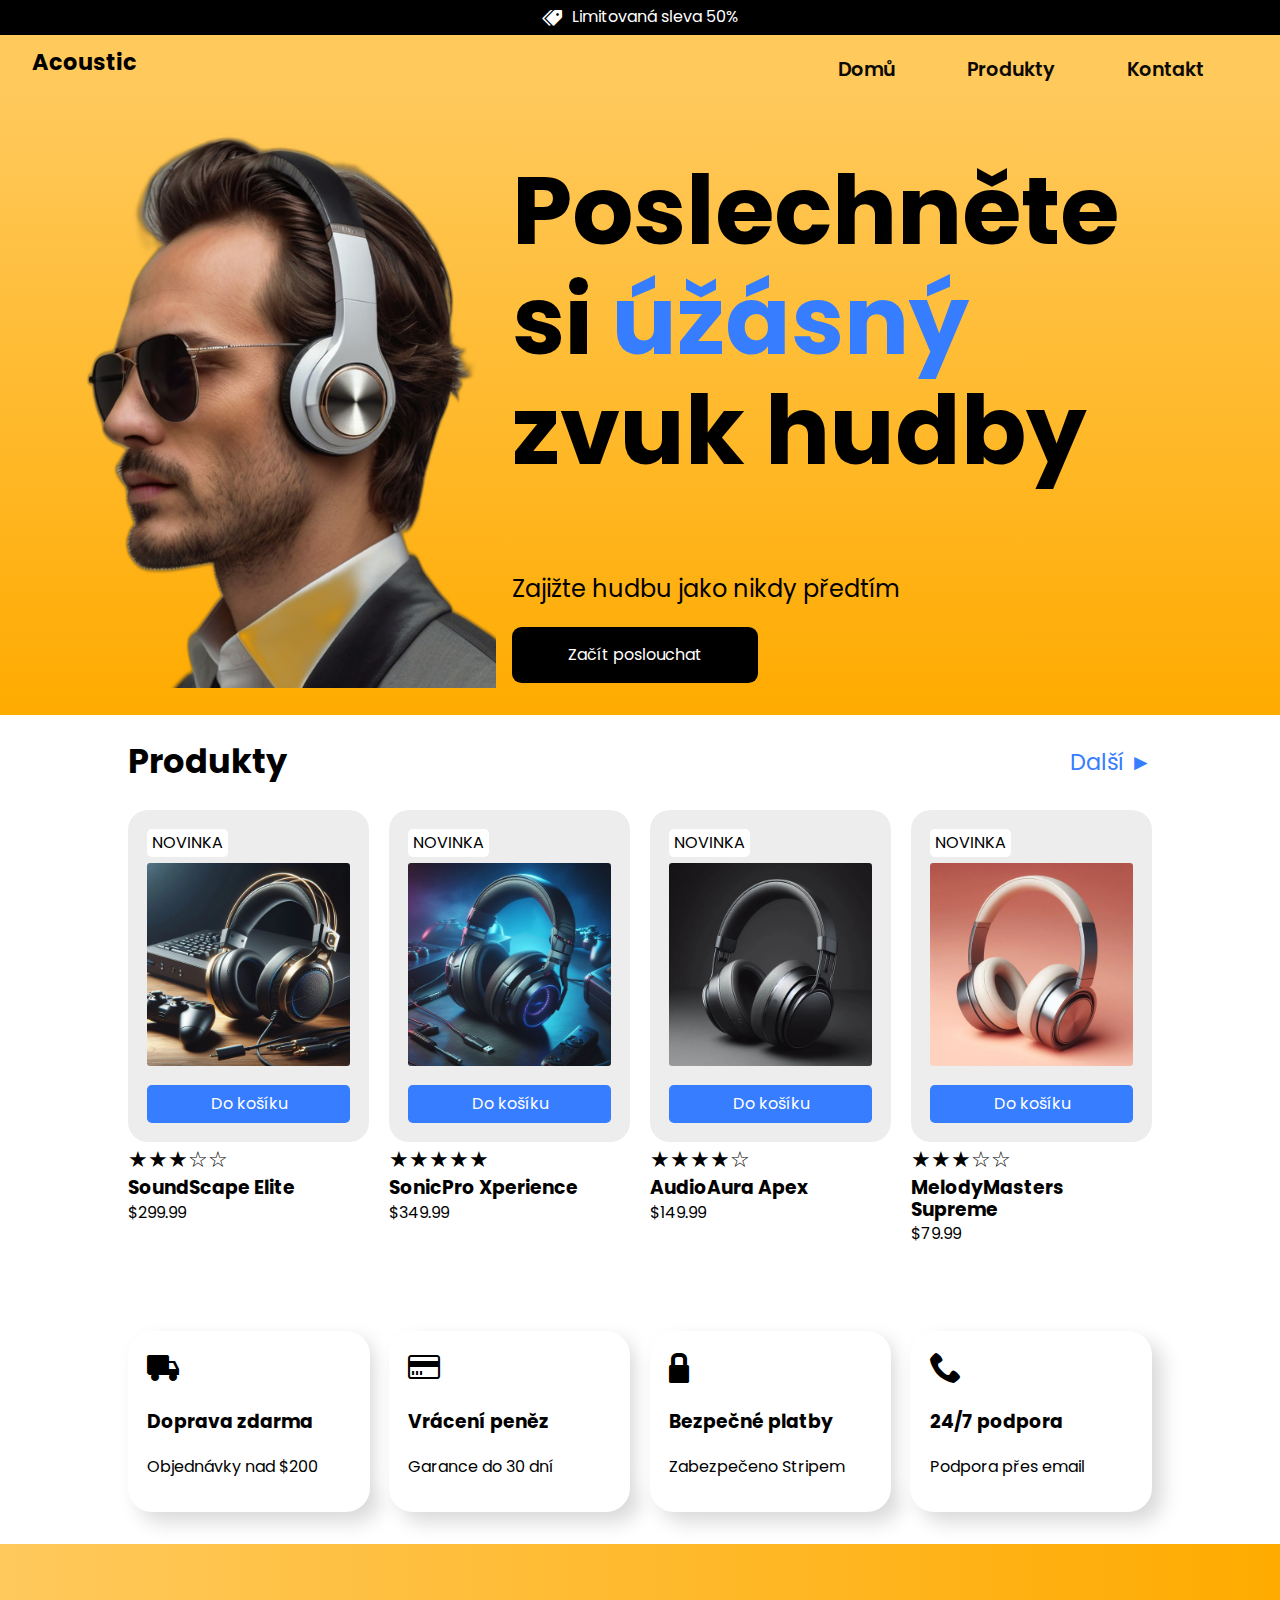
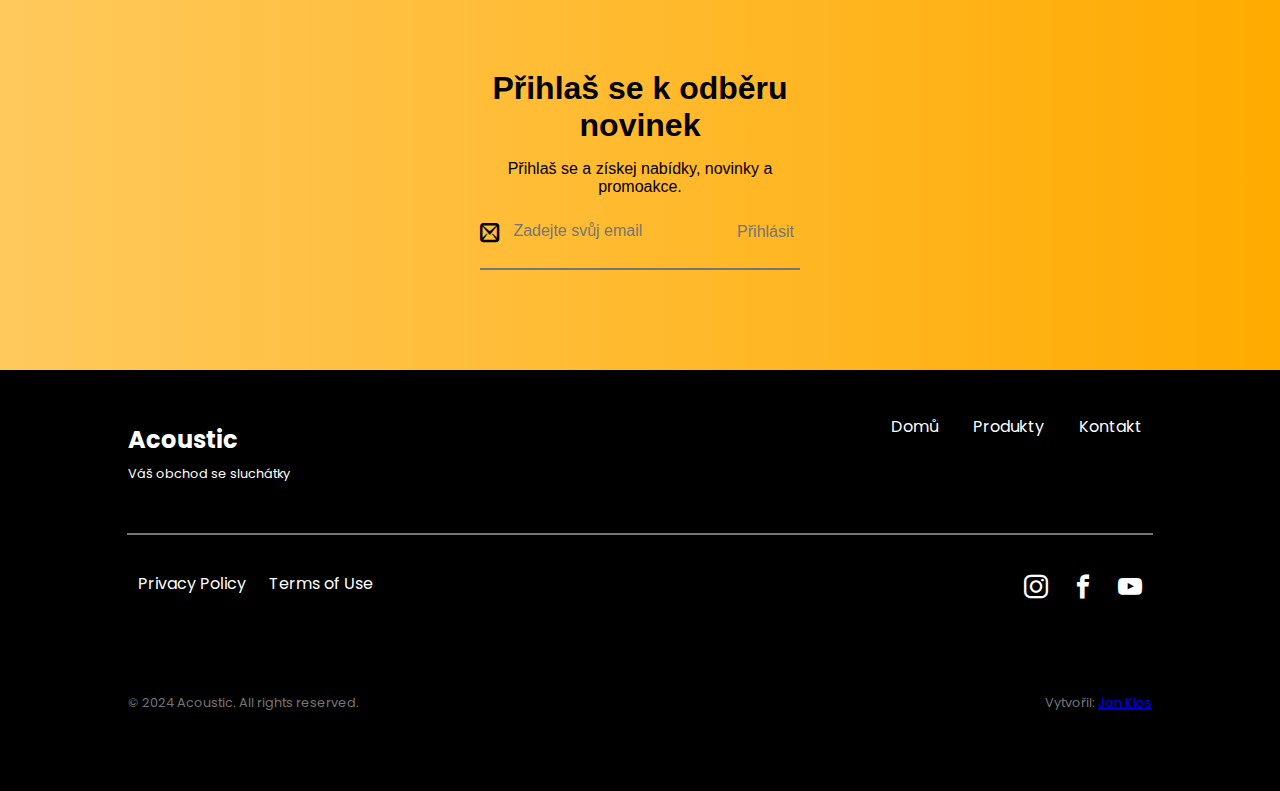
<file: index.html>
<!DOCTYPE html>
<html lang="cs">
<head>
    <meta charset="UTF-8">
    <meta name="viewport" content="width=device-width, initial-scale=1.0">
    <title>Acoustic | Hlavní Strana</title>
    <link rel="shortcut icon" href="assets/images/favicon.ico" type="image/x-icon">
    <link rel="stylesheet" href="assets/styles/normalize.css">
    <link rel="stylesheet" href="assets/styles/style.css">
</head>
<body>
    <header>
        <div class="discount-banner">
            <span class="icon-price-tags"></span>
            Limitovaná sleva 50%
        </div>
        <nav class="navbar">
            <div class="navbar__hamburger" onclick="toggleMenu()">
                <span></span>
                <span></span>
                <span></span>
            </div>
            <h1 class="title">Acoustic</h1>
            <menu id="menuItems" class="navbar__menu">
                <li><a href="index.html">Domů</a></li>
                <li><a href="products.html">Produkty</a></li>
                <li><a href="contact.html">Kontakt</a></li>
            </menu>
        </nav>
        <div class="header__content">
            <div class="header__content--right">
                <h1 class="header__title">Poslechněte si <span class="text--blue">úžásný</span> zvuk hudby</h1>
                <p class="header__text">Zajižte hudbu jako nikdy předtím</p>
                <a href="products.html" class="header__button">Začít poslouchat</a>
            </div>
            <img src="assets/images/header_man.png" alt="Muž s luxusními suchátky na hlavě" class="header__image">
        </div>
    </header>
    <main>
        <section class="products-section">
            <div class="products-section__title">
                <h2>Produkty</h2>
                <a href="products.html">Další ►</a>
            </div>
            <div class="products-section__products">
                <div class=" product product--bigger">
                    <div class="product__top">
                        <p class="product_attr">NOVINKA</p>
                        <img src="assets/images/HE1.webp" alt="SoundScape Elite černo-zlatá">
                        <a  href="" class="product__button">Do košíku</a>
                    </div>
                    <div class="product__text">
                        <div class="card__apprise card__apprise--3">

                        </div>
                        <h3>SoundScape Elite</h3>
                        <p>$299.99</p>
                    </div>
                </div>
                <div class="product product--bigger">
                    <div class="product__top">
                        <p class="product_attr">NOVINKA</p>
                        <img src="assets/images/HE2.webp" alt="SonicPro Xperience Černá">
                        <a  href="" class="product__button">Do košíku</a>
                    </div>
                    <div class="product__text">
                        <div class="card__apprise card__apprise--5">

                        </div>
                        <h3>SonicPro Xperience</h3>
                        <p>$349.99</p>
                    </div>
                </div>
                <div class="product product--bigger">
                    <div class="product__top">
                        <p class="product_attr">NOVINKA</p>
                        <img src="assets/images/HE3.webp" alt="AudioAura Apex Šedá">
                        <a  href="" class="product__button">Do košíku</a>
                    </div>
                    <div class="product__text">
                        <div class="card__apprise card__apprise--4">

                        </div>
                        <h3>AudioAura Apex</h3>
                        <p>$149.99</p>
                    </div>
                </div>
                <div class=" product product--bigger">
                    <div class="product__top">
                        <p class="product_attr">NOVINKA</p>
                        <img src="assets/images/HE4.webp" alt="MelodyMasters Supreme růžová">
                        <a  href="" class="product__button">Do košíku</a>
                    </div>
                    <div class="product__text">
                        <div class="card__apprise card__apprise--3">

                        </div>
                        <h3>MelodyMasters Supreme</h3>
                        <p>$79.99</p>
                    </div>
                </div>
            </div>
        </section>
        <section class="values-section">
            <div class="values-section__value">
                <span class="icon-truck"></span>
                <h3>Doprava zdarma</h3>
                <p>Objednávky nad $200</p>
            </div>
            <div class="values-section__value">
                <span class="icon-credit-card"></span>
                <h3>Vrácení peněz</h3>
                <p>Garance do 30 dní</p>
            </div>
            <div class="values-section__value">
                <span class="icon-lock"></span>
                <h3>Bezpečné platby</h3>
                <p>Zabezpečeno Stripem</p>
            </div>
            <div class="values-section__value">
                <span class="icon-phone"></span>
                <h3>24/7 podpora</h3>
                <p>Podpora přes email</p>
            </div>
        </section>
        <section class="email-section">
            <h2>Přihlaš se k odběru novinek</h2>
            <p class="email-section--small">Přihlaš se a získej nabídky, novinky a promoakce.</p>
            <form class="email-section__form--underline">
                <div class="email-section__form">
                    <span class="icon-mail2"></span>
                    <input type="email" id="email" name="email" placeholder="Zadejte svůj email" required>
                    <button type="submit" class="clean-button">Přihlásit</button>
                </div>
            </form>
        </section>        
    </main>
    <footer class="footer">
        <div class="footer__content">
            <div class="footer__top-row">
                <div class="footer__left">
                    <h3>Acoustic</h3>
                    <p class="footer-description">Váš obchod se sluchátky</p>
                </div>
                <div class="footer__right">
                    <nav class="footer__menu">
                        <ul>
                            <li><a href="index.html">Domů</a></li>
                            <li><a href="products.html">Produkty</a></li>
                            <li><a href="contact.html">Kontakt</a></li>
                        </ul>
                    </nav>
                </div>
            </div>
            <hr class="footer--divider2">
            <div class="footer__bottom-row">
                <div class="footer__left">
                    <div class="footer__legal-links">
                        <a href="#">Privacy Policy</a>
                        <a href="#">Terms of Use</a>
                    </div>
                </div>
                <div class="footer__right">
                    <div class="footer__social-icons">
                        <a href="https://www.instagram.com/" target="_blank"><i class="icon-instagram"></i></a>
                        <a href="https://www.facebook.com/" target="_blank"><i class="icon-facebook"></i></a>
                        <a href="https://www.youtube.com/" target="_blank"><i class="icon-youtube"></i></a>
                    </div>
                </div>
            </div>
        </div>
        <div class="footer__end">
            <p>&copy; 2024 Acoustic. All rights reserved.</p>
            <p>Vytvořil: <a href="https://github.com/johnytd7">Jan Klos</a></p>
        </div>
    </footer>
    <script src="assets/scripts/hamburger.js"></script>
</body>
</html>
</file>
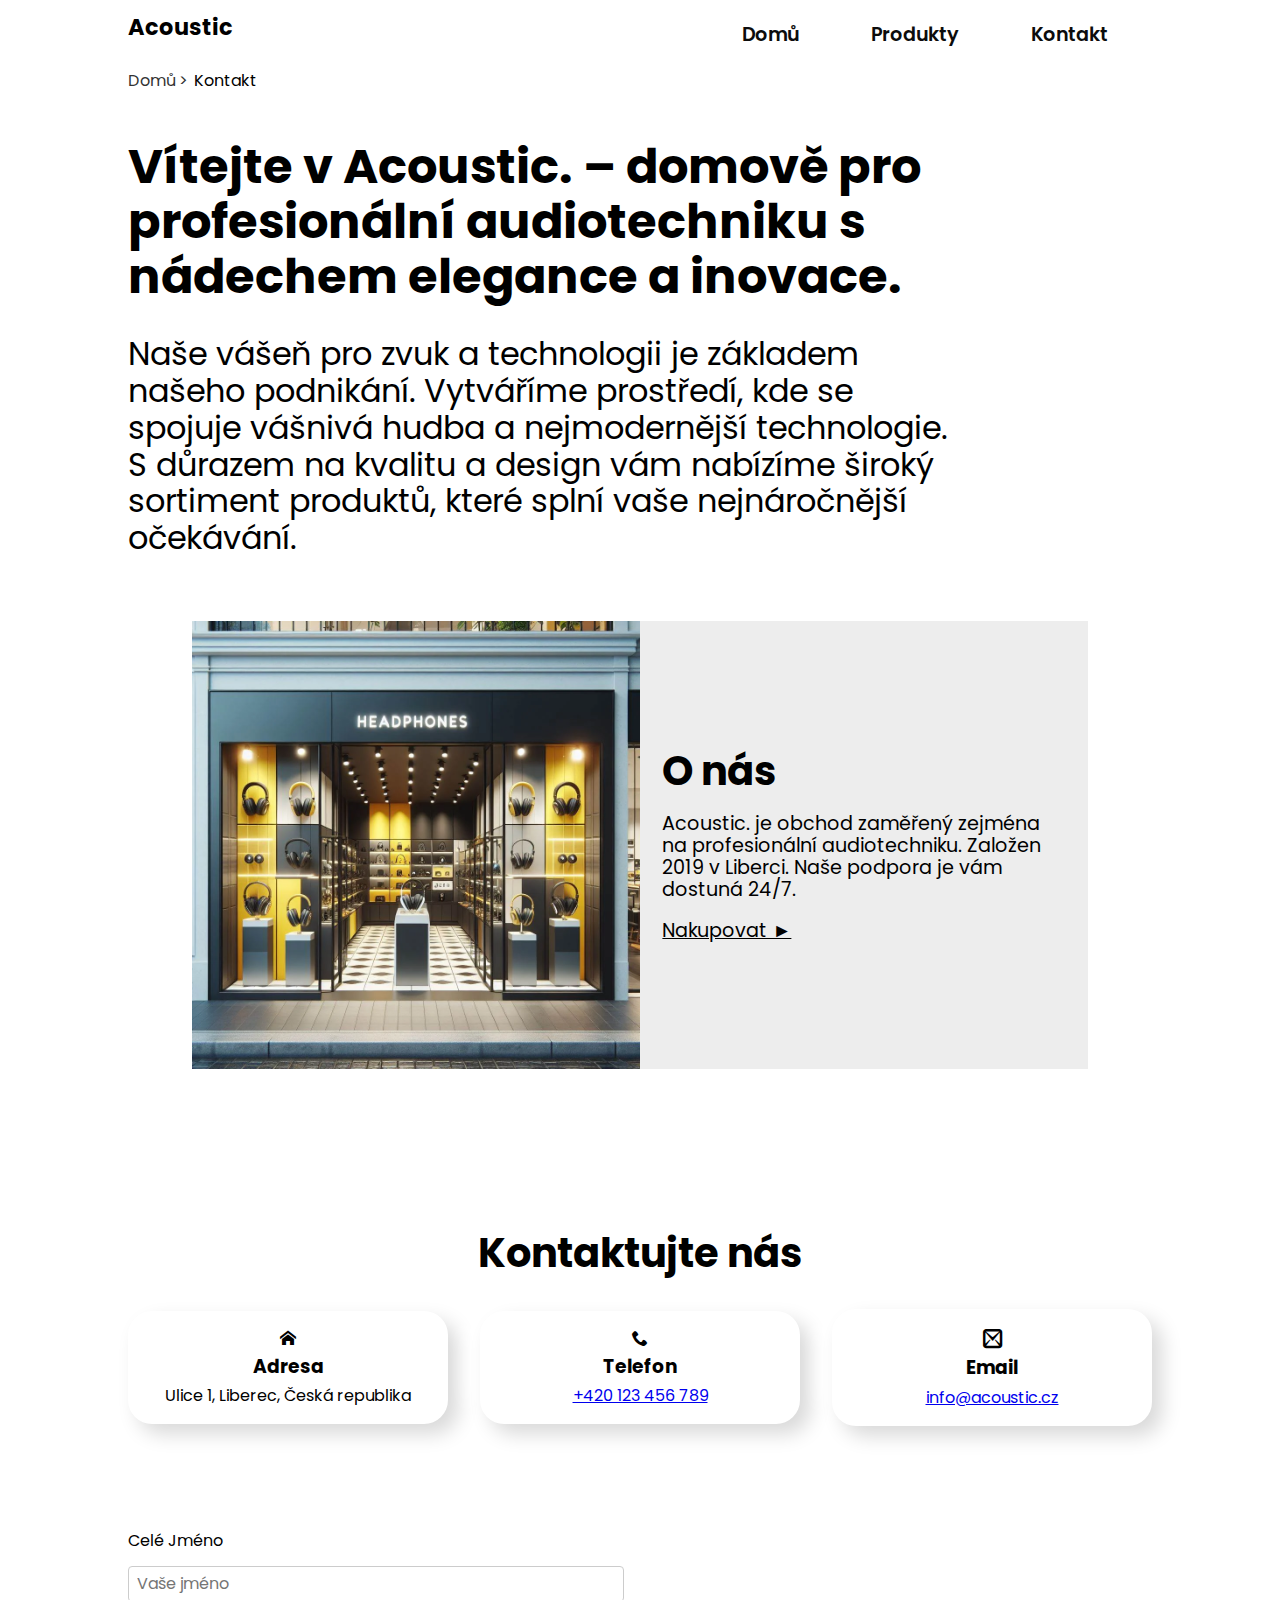
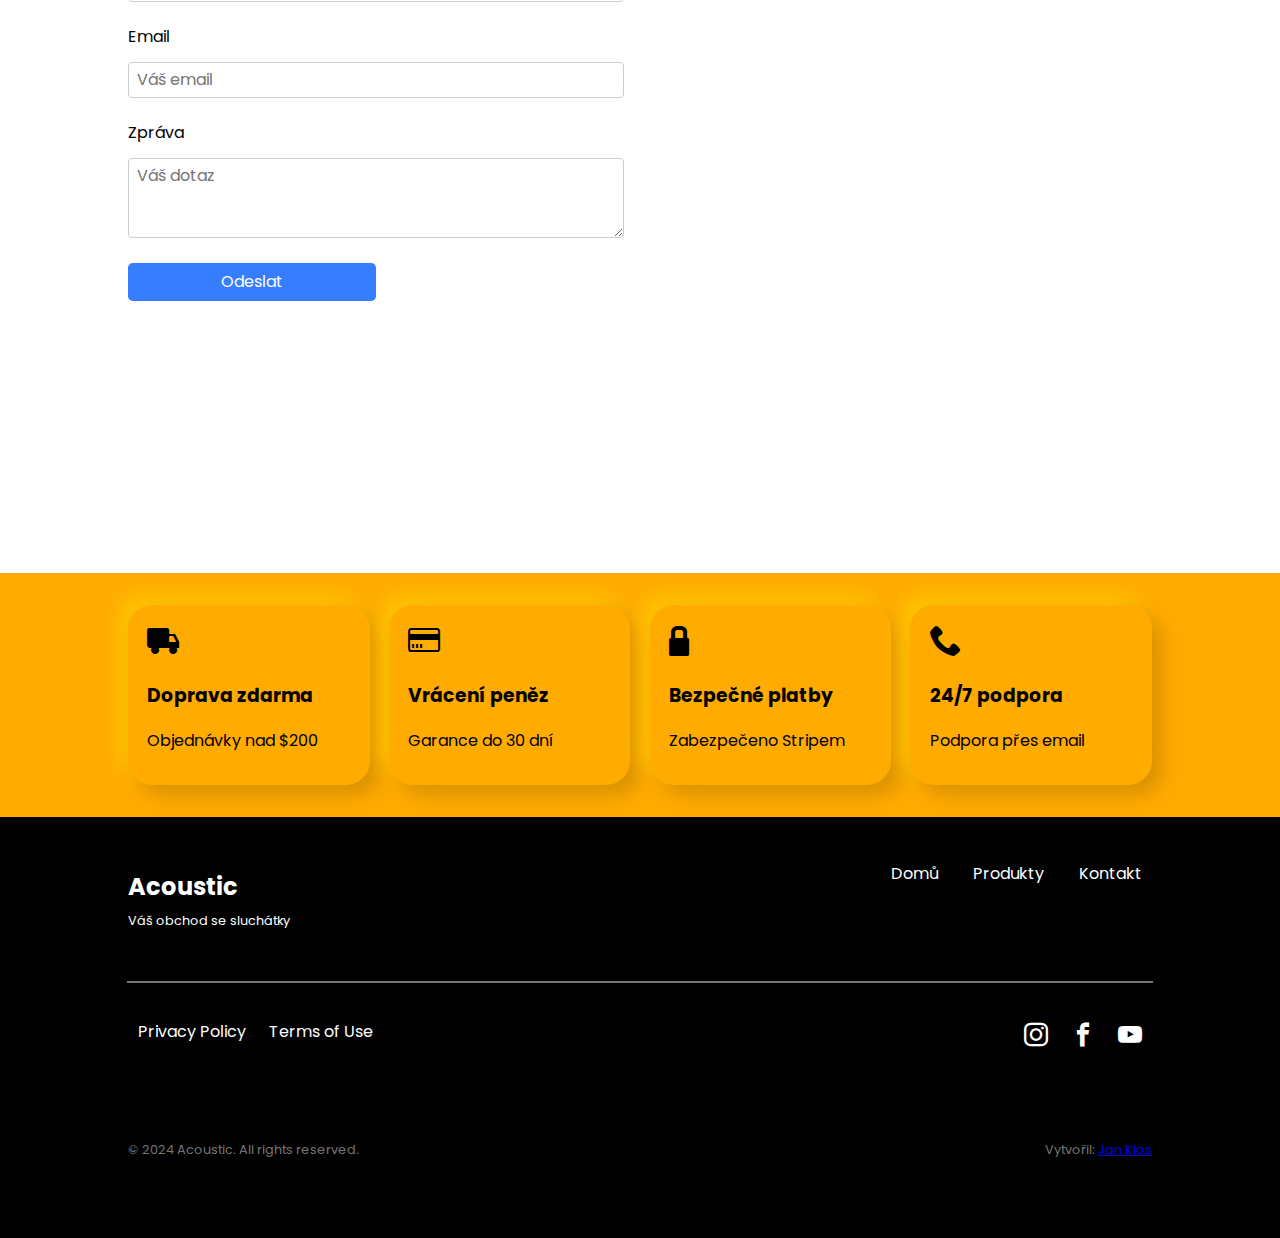
<file: contact.html>
<!DOCTYPE html>
<html lang="cs">
<head>
    <meta charset="UTF-8">
    <meta name="viewport" content="width=device-width, initial-scale=1.0">
    <title>Acoustic | Kontakt</title>
    <link rel="shortcut icon" href="assets/images/favicon.ico" type="image/x-icon">
    <link rel="stylesheet" href="assets/styles/normalize.css">
    <link rel="stylesheet" href="assets/styles/style.css">
</head>
<body>
    <header>
        <nav class="navbar navbar--white">
            <div class="navbar__hamburger" onclick="toggleMenu()">
                <span></span>
                <span></span>
                <span></span>
            </div>
            <h1 class="title">Acoustic</h1>
            <menu id="menuItems" class="navbar__menu">
                <li><a href="index.html">Domů</a></li>
                <li><a href="products.html">Produkty</a></li>
                <li><a href="contact.html">Kontakt</a></li>
            </menu>
        </nav>
        <div class="header__content--contacts">
            <div class="page_location page_location--left ">
                <a href="index.html">Domů ></a>
                <p>Kontakt</p>
            </div>
            <h1>Vítejte v Acoustic. – domově pro profesionální audiotechniku s nádechem elegance a inovace.</h1>
            <p>Naše vášeň pro zvuk a technologii je základem našeho podnikání. Vytváříme prostředí, kde se spojuje vášnivá hudba a nejmodernější technologie. S důrazem na kvalitu a design vám nabízíme široký sortiment produktů, které splní vaše nejnáročnější očekávání.</p>
        </div>
    </header>
    <main>
        <section class="about-us">
            <img src="assets/images/STORE.webp" alt="Obchod Acoustic.">
            <div class="about-us__content">
                <h2>O nás</h2>
                <p>Acoustic. je obchod zaměřený zejména na profesionální audiotechniku. Založen 2019 v Liberci. Naše podpora je vám dostuná 24/7.</p>
                <a href="products.html">Nakupovat ►</a>
            </div>
        </section>
        <section class="contact-us">
            <h2>Kontaktujte nás</h2>
            <div class="contact-us__info">
                <div class="info-card">
                    <span class="icon-home"></span>
                    <h3>Adresa</h3>
                    <p>Ulice 1, Liberec, Česká republika</p>
                </div>
                <div class="info-card">
                    <span class="icon-phone"></span>
                    <h3>Telefon</h3>
                    <a href="tel:+420 123 456 789">+420 123 456 789</a>
                </div>
                <div class="info-card">
                    <span class="icon-mail2"></span>
                    <h3>Email</h3>
                    <a href="mailto:info@acoustic.cz">info@acoustic.cz</a>
                </div>
            </div>
        </section>
        <section class="contact-form">
            <iframe class="small-map" src="https://www.google.com/maps/embed?pb=!1m18!1m12!1m3!1d1261.6836294386744!2d15.0576182782979!3d50.76876519999999!2m3!1f0!2f0!3f0!3m2!1i1024!2i768!4f13.1!3m3!1m2!1s0x4709369e15b98e77%3A0xe1fcde2d277b56f7!2sAlza.cz%20pobo%C4%8Dka%20Liberec!5e0!3m2!1scs!2scz!4v1712871099107!5m2!1scs!2scz" width="400" height="300" style="border:0;" allowfullscreen="" loading="lazy" referrerpolicy="no-referrer-when-downgrade"></iframe>
            <iframe class="big-map"src="https://www.google.com/maps/embed?pb=!1m18!1m12!1m3!1d1261.6836294386744!2d15.0576182782979!3d50.76876519999999!2m3!1f0!2f0!3f0!3m2!1i1024!2i768!4f13.1!3m3!1m2!1s0x4709369e15b98e77%3A0xe1fcde2d277b56f7!2sAlza.cz%20pobo%C4%8Dka%20Liberec!5e0!3m2!1scs!2scz!4v1712871099107!5m2!1scs!2scz" width="800" height="600" style="border:0;" allowfullscreen="" loading="lazy" referrerpolicy="no-referrer-when-downgrade"></iframe>
            <form>
                <div class="form-group">
                    <label for="fullName">Celé Jméno</label>
                    <input type="text" id="fullName" name="fullName" placeholder="Vaše jméno" required>
                </div>
                <div class="form-group">
                    <label for="email">Email</label>
                    <input type="email" id="email" name="email" placeholder="Váš email" required>
                </div>
                <div class="form-group">
                    <label for="message">Zpráva</label>
                    <textarea id="message" name="message" placeholder="Váš dotaz" required></textarea>
                </div>
                <div class="form-group">
                    <input type="submit" value="Odeslat">
                </div>
            </form>
        </section>
        <section class="values-section values-section--orange">
            <div class="values-section__value">
                <span class="icon-truck"></span>
                <h3>Doprava zdarma</h3>
                <p>Objednávky nad $200</p>
            </div>
            <div class="values-section__value">
                <span class="icon-credit-card"></span>
                <h3>Vrácení peněz</h3>
                <p>Garance do 30 dní</p>
            </div>
            <div class="values-section__value">
                <span class="icon-lock"></span>
                <h3>Bezpečné platby</h3>
                <p>Zabezpečeno Stripem</p>
            </div>
            <div class="values-section__value">
                <span class="icon-phone"></span>
                <h3>24/7 podpora</h3>
                <p>Podpora přes email</p>
            </div>
        </section>     
    </main>
    <footer class="footer">
        <div class="footer__content">
            <div class="footer__top-row">
                <div class="footer__left">
                    <h3>Acoustic</h3>
                    <p class="footer-description">Váš obchod se sluchátky</p>
                </div>
                <div class="footer__right">
                    <nav class="footer__menu">
                        <ul>
                            <li><a href="index.html">Domů</a></li>
                            <li><a href="products.html">Produkty</a></li>
                            <li><a href="contact.html">Kontakt</a></li>
                        </ul>
                    </nav>
                </div>
            </div>
            <hr class="footer--divider2">
            <div class="footer__bottom-row">
                <div class="footer__left">
                    <div class="footer__legal-links">
                        <a href="#">Privacy Policy</a>
                        <a href="#">Terms of Use</a>
                    </div>
                </div>
                <div class="footer__right">
                    <div class="footer__social-icons">
                        <a href="https://www.instagram.com/" target="_blank"><i class="icon-instagram"></i></a>
                        <a href="https://www.facebook.com/" target="_blank"><i class="icon-facebook"></i></a>
                        <a href="https://www.youtube.com/" target="_blank"><i class="icon-youtube"></i></a>
                    </div>
                </div>
            </div>
        </div>
        <div class="footer__end">
            <p>&copy; 2024 Acoustic. All rights reserved.</p>
            <p>Vytvořil: <a href="https://github.com/johnytd7">Jan Klos</a></p>
        </div>
    </footer>
    <script src="assets/scripts/hamburger.js"></script>
</body>
</html>
</file>
<file: assets/styles/style.css>
@import url(../icomoon.css);
@import url('https://fonts.googleapis.com/css2?family=Inter:wght@100..900&display=swap');
@import url('https://fonts.googleapis.com/css2?family=Inter:wght@100..900&family=Poppins:ital,wght@0,100;0,200;0,300;0,400;0,500;0,600;0,700;0,800;0,900;1,100;1,200;1,300;1,400;1,500;1,600;1,700;1,800;1,900&display=swap');

:root {
    --light-yellow: #FFC95C;
    --yellow: #FFAB00;
    --blue: #377DFF;
}

html {
    font-family: 'Poppins', sans-serif;
}

.discount-banner {
    width: 100%;
    height: 2.2rem;
    background-color: black;
    color: white;
    display: flex;
    align-items: center;
    justify-content: center;
    font-size: 1rem;
}

.navbar {
    height: 3.5rem;
    background-color: var(--light-yellow);
    display: flex;
    align-items: center;
    padding-left: 0.8rem;
    font-size: 1.4rem;
}

.menu-icon {
    font-size: 2rem;
    margin-right: 1.5rem;
}

.title {
    font-size: 1.4rem;
}

.header__content {
    background: linear-gradient(to bottom, var(--light-yellow), var(--yellow));
    display: flex;
    flex-direction: column;
    justify-content: center;
    align-items: center;
    overflow: hidden;
    padding: 0 0.5rem;
}

.header__content--right {
    display: flex;
    flex-direction: column;
    justify-content: center;
    align-items: center;
}

.text--blue {
    color: var(--blue);
}

.header__title {
    font-size: 2.5rem;
    text-align: center;
}

.header__text {
    text-align: center;
    font-size: 1.5rem;
}

.header__button {
    background-color: black;
    color: white;
    padding: 1.2rem 3.5rem;
    text-align: center;
    border-radius: 0.6rem;
    text-decoration: none;
}

.header__button:hover {
    background-color: var(--blue);
}

.header__image {
    max-width: 80%;
}

.discount-banner > .icon-price-tags {
    padding-right: 0.6rem;
}

.products-section {
    padding: 0 2rem;
}

.products-section__title {
    display: flex;
    align-items: center;
    justify-content: space-between;
}

.products-section__title > a {
    color: var(--blue);
    text-decoration: none;
}

.products-section__title > a:hover {
    color: var(--blue);
    text-decoration: underline;
}


.products-section__products {
    display: grid;
    grid-template-columns: repeat(4, 1fr);
    gap: 1.25rem;
    overflow: auto;
    white-space: nowrap;
    overflow-x: auto;
    flex-wrap: nowrap;
}

.product {
    min-width: 150px;
}

.product--bigger {
    min-width: 200px;
}

.product__top {
    display: flex;
    flex-direction: column;
    justify-content: center;
    background-color: rgb(237, 237, 237);
    padding: 0.6rem;
    border-radius: 1.25rem;
}


.product__text * {
    text-wrap: wrap;
    margin: 0.3rem 0 ;
}
.product__top img {
    width: 100%;
    height: auto;
    margin-bottom: 1.2rem;
    border-radius: 0.2rem;
}

.product_attr {
    display: inline-block;
    align-self: flex-start;
    background-color: white;
    margin: 0;
    padding: 0.3rem;
    border-radius: 0.3rem;
    margin-bottom: 0.4rem;
}

.product__button {
    text-align: center;
    background-color: var(--blue);
    color: white;
    padding: 0.6rem 1.2rem;
    border-radius: 0.3rem;
    text-decoration: none;
    transition: transform 0.3s ease-in-out
}

.product__button:hover {
    transform: scale(1.1);
}

.card__apprise{
    font-size: 1.4em;
    color: black;
}
.card__apprise--5::after{
    content: "\2605 \2605 \2605 \2605 \2605";
}
.card__apprise--4::after{
    content: "\2605 \2605 \2605 \2605 \2606";
}
.card__apprise--3::after{
    content: "\2605 \2605 \2605 \2606 \2606";
}
.card__apprise--2::after{
    content: "\2605 \2605 \2606 \2606 \2606";
}
.card__apprise--1::after{
    content: "\2605 \2606 \2606 \2606 \2606";
}

.values-section {
    margin-top: 3.2rem;
    display: grid;
    grid-template-columns: repeat(2, 1fr);
    gap: 1.2rem;
    padding: 1.2rem;
}

.values-section__value {
    display: flex;
    flex-direction: column;
    align-items: start;
    justify-content: center;
    padding: 1.2rem;
    Background-color: white;
    border-radius: 1.5rem;
    box-shadow: 10px 10px 20px #d9d9d9,
    -10px -10px 20px #ffffff;
}

.values-section__value span {
    font-size: 2em;
    margin-bottom: 0.6rem;
}

.values-section__value h3 {
    margin-bottom: 0.6rem;
}

.email-section {
    font-family: Popins, sans-serif;
    background: linear-gradient(to right, var(--light-yellow), var(--yellow));
    text-align: center;
    padding: 6.2rem 1.2rem;
}

.email-section h2 {
    font-size: 2em;
    margin-bottom: 0.6rem;
}

.email-section--small {
    font-size: 1em;
    margin-bottom: 1rem;
}

.email-section__form {
    display: flex;
    align-items: center;
    justify-content: center;
}

.email-section__form input[type="email"] {
    width: 70%;
    padding: 0.6rem;
    border: none;
    border-bottom: 2px solid transparent;
    background: none; 
    margin-right: 0.6rem;
}

.email-section__form input[type="email"]:focus {
    outline: none;
    border-bottom-color: #007bff;
}

.email-section__form button {
    color: #757575;
    background: none;
    border: none;
}

.email-section__form button.clean-button:hover {
    text-decoration: underline;
}

.icon-mail2 {
    font-size: 1.2em;
    margin-right: 0.3rem;
}

.email-section__form--underline {
    border-bottom: 2px solid #757575;
    padding-bottom: 1rem; 
}

.footer {
    background-color: #000;
    color: #fff;
    padding: 2rem 0;
    padding-bottom: 3rem;
    text-align: center;
}

.footer__content {
    margin-bottom: 1.2rem;
}

.footer__content h3 {
    font-size: 1.5em;
    margin-bottom: 0.3rem;
}

.footer-description {
    font-size: 0.8em;
    margin-bottom: 2rem;
}

.footer__menu ul {
    display: flex;
    flex-direction: column;
    gap: 1rem;
    list-style-type: none;
    padding: 0;
}

.footer__menu ul li {
    display: inline;
    margin: 0 0.6rem;
}

.footer__menu ul li a {
    color: #fff;
    text-decoration: none;
}

.footer__menu ul li a:hover {
    text-decoration: underline;
}

.footer--divider2 {
    border: 1px solid #757575;
    margin: 20px auto;
    width: 80%;
}

.footer__social-icons {
    margin-bottom: 2.5rem;
}

.footer__social-icons a:hover {
    text-decoration: underline;
}

.footer__social-icons a {
    color: #fff;
    font-size: 1.5em;
    margin: 0 0.6rem;
    text-decoration: none;
}

.footer__legal-links {
    margin-bottom: 2.5rem;
}

.footer__legal-links a {
    color: #fff;
    text-decoration: none;
    margin: 0 0.6rem;
}

.footer__legal-links a:hover {
    text-decoration: underline;
}

.footer__end {
    color: #757575;
    font-size: 0.8em;
}

.footer--divider1 {
    border: 1px solid #757575;
    width: 10%;
    margin: 0.6rem auto;
}

.navbar__hamburger {
    display: block;
    cursor: pointer;
    padding: 0.6rem;
    z-index: 10;
    position: relative;
}
.navbar__hamburger span {
    background-color: #000;
    display: block;
    height: 3px;
    margin-bottom: 0.3rem;
    transition: all 0.2s ease-in-out;
    width: 1.5rem;
}
.navbar__hamburger.closed span:nth-child(1) {
    transform: translateY(8px) rotate(45deg);
}
.navbar__hamburger.closed span:nth-child(2) {
    opacity: 0;
}
.navbar__hamburger.closed span:nth-child(3) {
    transform: translateY(-8px) rotate(-45deg);
}

.navbar__hamburger ~ #menuItems.open {
    left: 0;
}


.navbar menu {
  display: block;
  position: fixed;
  top: 0;
  left: -100%;
  width: 300px;
  height: 100%;
  margin: 0;
  padding: 5rem 0;
  list-style: none;
  background-color: var(--yellow);
  box-shadow: 2px 2px 6px rgba(0, 0, 0, .4);
  transition-duration: .25s;
  opacity: 0.95;
}

.navbar menu li {
  display: block;
  padding: 0.75rem 1.5rem;
  color: #333;
  font-size: 2rem;
  font-weight: 600;
  text-decoration: none;
  transition-duration: .25s;
}

.navbar menu li:hover {
    text-decoration: underline;
}

.navbar h1:hover {
    text-decoration: underline;
}

.navbar menu.open {
    display: block;
}

.navbar a {
    text-decoration: none;
    color: #000;
}

.navbar menu a {
    font-size: 2rem;
} 

.navbar--white menu {
    background-color: white;
}

.navbar--white {
    background-color: white;
}

.products-gallery-section {
    display: grid;
    grid-template-columns: repeat(2, 1fr);
    gap: 0.4rem;
    padding: 1rem 0.4rem;
}

.page_location {
    display: flex;
    gap: 0.4rem;
    justify-content: center;
    align-items: center;
}

.page_location--left {
    justify-content: start;
}

.page_location a {
    text-decoration: none;
    color: #333;
}

.header__content--small {
    display: flex;
    flex-direction: column;
    justify-content: center;
    align-items: center;
    gap: 0.1rem;
    background: linear-gradient(to bottom, var(--light-yellow), var(--yellow));
    padding: 2rem 0;
}

.header__content--small h1 {
    font-size: 2rem;
    margin: 0.2rem;
}

.header__content--contacts {
    padding-bottom: 2rem;
}

.about-us {
    padding-bottom: 2rem;
}

.about-us img {
    width: 100%;
}

.about-us__content {
    background-color: #ededed;
    display: flex;
    flex-direction: column;
    align-items: start;
    padding: 2rem 1.4rem;
}


.about-us__content a {
    color: black;
}

.about-us__content a:hover {
    color: var(--blue);
}

.contact-us {
    text-align: center;
    padding-bottom: 2rem
}

.contact-us__info {
    display: flex;
    flex-direction: column;
    align-items: center;
    gap: 0.5rem;
}

.info-card {
    display: flex;
    flex-direction: column;
    align-items: center;
    gap: 0.6rem;
    background-color: #ededed;
    width: 100%;
    padding: 1.2rem 0;
    border-radius: 1.5rem;
    background: #ffffff;
    box-shadow:  10px 10px 20px #d9d9d9,
                -10px -10px 20px #ffffff;
}

.info-card > * {
    margin: 0;
}

.form-group {
    display: flex;
    flex-direction: column;
    gap: 0.6rem;
    padding-top: 0.6rem;
}

.form-group textarea {
    height: 5rem;
}

.form-group input[type="submit"] {
    width: 50%;
    text-align: center;
    background-color: var(--blue);
    color: white;
    padding: 0.6rem 1.2rem;
    border-radius: 0.3rem;
    text-decoration: none;
    transition: transform 0.3s ease-in-out;
    border: 0;
    align-self: center;
    cursor: pointer;
}



.form-group input[type="submit"]:hover {
    transform: scale(1.1);
}

.form-group input[type="text"], .form-group input[type="email"], .form-group textarea {
    width: 100%;
    padding: 0.5rem;
    border: 1px solid #ccc;
    border-radius: 4px;
    box-sizing: border-box;
    margin-top: 6px;
    margin-bottom: 16px;
    resize: vertical;
}

.form-group input[type="text"]:focus, .form-group input[type="email"]:focus , .form-group textarea:focus {
    border: 1px solid #4A90E2;
    outline: none;
}

.header__content--contacts, .contact-form,  .about-us, .contact-us{
    padding-left: 2rem;
    padding-right: 2rem;
}

.contact-form {
    display: flex;
    flex-direction: column;
    gap: 0.6rem;
}

.contact-form iframe {
    max-width: 100%;
    align-self: center;
}

.values-section--orange {
    background-color: var(--yellow);
}

.values-section--orange .values-section__value {
    border-radius: 1.5rem;
    background: #FFAB00;
    box-shadow:  10px 10px 20px #d99100,
             -10px -10px 20px #ffc500;
}

.big-map {
    display: none;
}

@media screen and (min-width: 768px) {
    
    .navbar__hamburger {
        display: none;
    }
    
    .navbar menu {
        position: static;
        display: flex;
        gap: 1.5rem;
        justify-content: end;
        padding: 0 20px;
        box-shadow: none;
        background-color: transparent;
        width: auto;
    }
    
    .navbar li {
        border: none;
    }
    .navbar {
        justify-content: space-between;
        padding: 0 2rem;
    }
    
    .header__content {
        padding-left: 2.5rem;
        flex-direction: row-reverse;
        justify-content: space-around;
        
    }
    
    .header__title {
        font-size: 3.5rem;
        text-align: left;
    }
    .header__content--right {
        margin-left: 1rem;
        margin-right: 5em;
        padding-bottom: 2rem;
        align-items: start;
    }
    
    .header__image {
        min-width: 37%;
        max-width: 50%;
        display: block;
    }
    
    .products-section {
        padding: 0 8rem;
    }
    
    .products-section__title {
        font-size: 1.4rem;
    }

    .product__top {
        padding: 0.8rem;
    }


    .email-section{
        padding: 100px 10rem;
    }

    .footer__content {
        display: flex;
        flex-direction: column;
        align-items: center;
    }

    .footer__top-row {
        display: flex;
        justify-content: space-between;
        width: 80%;
        margin: 0 auto;
    }

    .footer__bottom-row {
        display: flex;
        justify-content: space-between;
        width: 80%;
        margin: 20px auto;
    }

    .footer__left,
    .footer__right {
        flex-basis: 50%;
    }

    .footer__left {
        text-align: left;
    }

    .footer__right {
        text-align: right;
    }

    .footer__menu ul {
        flex-direction: row;
        justify-content: end;
        align-items: end;
    }

    .values-section {
        padding: 2rem 8rem;
    }

    .navbar menu a {
        font-size: 1.2rem;
    } 

    .products-gallery-section {
        grid-template-columns: repeat(3, 1fr);
        gap: 2rem;
        padding: 2rem 8rem;
    }

    .header__content--small {
        padding: 6rem 0;
    }    

    .header__content--small h1 {
        font-size: 4rem;
    }

    .small-map {
        display: none;
    }

    .big-map {
        display: block;
    }

    .contact-form {
        flex-direction: row;
        gap: 2rem;
        padding: 0 8rem;
    }

    .contact-form > * {
        flex-basis: 1;
    }

    .contact-form iframe {
        order: 2;
    }

    .form-group input[type="submit"] {
        align-self: flex-start;
    }

    .about-us {
        display: flex;
    }

    .header__content--contacts {
        max-width: 65%;
    }

    .header__content--contacts, .navbar--white,  .contact-us, .about-us {
        padding-left: 8rem;
        padding-right: 8rem;
    }

    .contact-us {
        padding: 6rem 8rem;
    }

    .contact-us > h2 {
        font-size: 2.5rem;
    }

    .contact-us__info {
        flex-direction: row;
        gap: 2rem;
    }


    .header__content--contacts > h1 {
        font-size: 3rem;
    }

    .about-us img {
        aspect-ratio: 1/1;
        flex-shrink: 0;
        width: 50%;
    }

    .header__content--contacts > p {
        font-size: 2rem;
    }

    .about-us__content {
        justify-content: center;
    }

    .about-us__content > h2 {
        font-size: 2.5rem;
        margin: 0;
    }

    .about-us__content > p, .about-us__content > a {
        font-size: 1.2rem;
    }

    .contact-form > * {
        flex: 1;
    }

    .about-us {
        max-width: 70%;
        margin: 0 auto;
    }

    .footer__end {
        display: flex;
        justify-content: space-between;
        width: 80%;
        margin: 20px auto;

    }

}

@media screen and (min-width: 1200px){
    .header__title {
        font-size: 6rem;
    }   

    .email-section{
        padding: 100px 30rem;
    }

    .values-section {
        grid-template-columns: repeat(4, 1fr);
        padding: 2rem 8rem;
    }

    .products-gallery-section {
        grid-template-columns: repeat(4, 1fr);
    }

    .product__top {
        padding: 1.2rem;
    }
}
</file>
